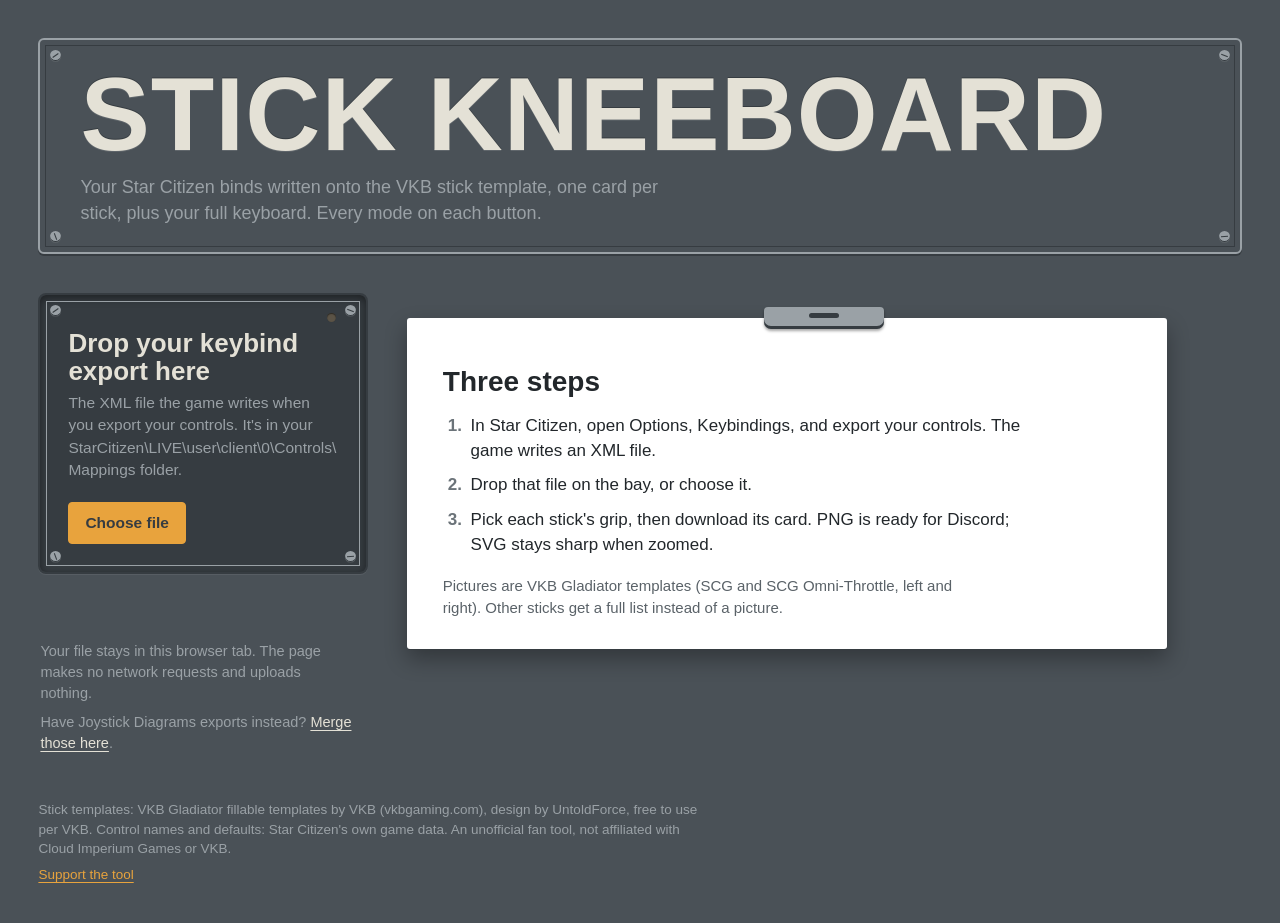
<file: site/index.html>
<!doctype html>
<html lang="en">
<head>
<meta charset="utf-8">
<meta name="viewport" content="width=device-width, initial-scale=1">
<meta http-equiv="Content-Security-Policy" content="default-src 'none'; script-src 'self'; style-src 'self'; img-src 'self' blob: data:; font-src 'self'; connect-src 'none'; media-src 'none'; object-src 'none'; frame-src 'none'; worker-src 'none'; manifest-src 'none'; base-uri 'none'; form-action 'none'">
<meta name="referrer" content="no-referrer">
<meta name="description" content="Drop your Star Citizen keybind export and get one card per stick: your binds written onto the VKB stick template, every mode on each button.">
<title>Stick kneeboard</title>
<link rel="stylesheet" href="css/kneeboard.css">
</head>
<body>
<header class="placard">
  <span class="screw" aria-hidden="true"></span><span class="screw" aria-hidden="true"></span>
  <span class="screw" aria-hidden="true"></span><span class="screw" aria-hidden="true"></span>
  <h1>Stick kneeboard</h1>
  <p>Your Star Citizen binds written onto the VKB stick template, one card per stick, plus your full keyboard. Every mode on each button.</p>
</header>

<main class="deck">
  <section class="bay-col" aria-label="Load your keybind export">
    <div class="bay" id="bay">
      <span class="screw" aria-hidden="true"></span><span class="screw" aria-hidden="true"></span>
      <span class="screw" aria-hidden="true"></span><span class="screw" aria-hidden="true"></span>
      <span class="lamp" aria-hidden="true"></span>
      <p class="bay-title">Drop your keybind export here</p>
      <p class="bay-help" id="bay-help">The XML file the game writes when you export your controls. It's in your StarCitizen\LIVE\user\client\0\Controls\Mappings folder.</p>
      <button type="button" class="btn btn-primary" id="choose" aria-describedby="bay-help">Choose file</button>
      <input type="file" id="file" accept=".xml,text/xml,application/xml" hidden>
    </div>

    <div class="status" id="status" role="status" aria-live="polite"></div>

    <fieldset class="setting" id="default-stick" hidden>
      <legend>Game defaults land on</legend>
      <div class="switch">
        <label><input type="radio" name="dstick" value="L"> Left stick</label>
        <label><input type="radio" name="dstick" value="R"> Right stick</label>
      </div>
      <p class="hint">The game puts its own default binds on the stick that was connected first (js1). Turned your right stick on first? Switch it here.</p>
    </fieldset>

    <p class="privacy">Your file stays in this browser tab. The page makes no network requests and uploads nothing.</p>
    <p class="aside">Have Joystick Diagrams exports instead? <a href="jd.html">Merge those here</a>.</p>
    <div class="board-actions">
      <button type="button" class="btn" id="print" hidden>Print cards</button>
      <button type="button" class="btn btn-quiet" id="clear" hidden>Clear the board</button>
    </div>
  </section>

  <section class="board" id="board" aria-label="Kneeboard cards">
    <article class="card card-empty" id="empty">
      <div class="clipped">
      <span class="clip" aria-hidden="true"></span>
      <div class="paper">
        <h2>Three steps</h2>
        <ol>
          <li>In Star Citizen, open Options, Keybindings, and export your controls. The game writes an XML file.</li>
          <li>Drop that file on the bay, or choose it.</li>
          <li>Pick each stick's grip, then download its card. PNG is ready for Discord; SVG stays sharp when zoomed.</li>
        </ol>
        <p class="note">Pictures are VKB Gladiator templates (SCG and SCG Omni-Throttle, left and right). Other sticks get a full list instead of a picture.</p>
      </div>
      </div>
    </article>
  </section>
</main>

<footer class="foot">
  <p>Stick templates: VKB Gladiator fillable templates by VKB (vkbgaming.com), design by UntoldForce, free to use per VKB. Control names and defaults: Star Citizen's own game data. An unofficial fan tool, not affiliated with Cloud Imperium Games or VKB.</p>
  <p class="tip"><a href="https://www.buymeacoffee.com/mbtech" target="_blank" rel="noopener noreferrer">Support the tool</a></p>
</footer>

<script src="data/sc-controls.js"></script>
<script src="data/vkb-templates.js"></script>
<script src="js/core.js"></script>
<script src="js/modes.js"></script>
<script src="js/resolve.js"></script>
<script src="js/vkb.js"></script>
<script src="js/keyboard.js"></script>
<script src="js/kbd.js"></script>
<script src="js/app.js"></script>
</body>
</html>
</file>
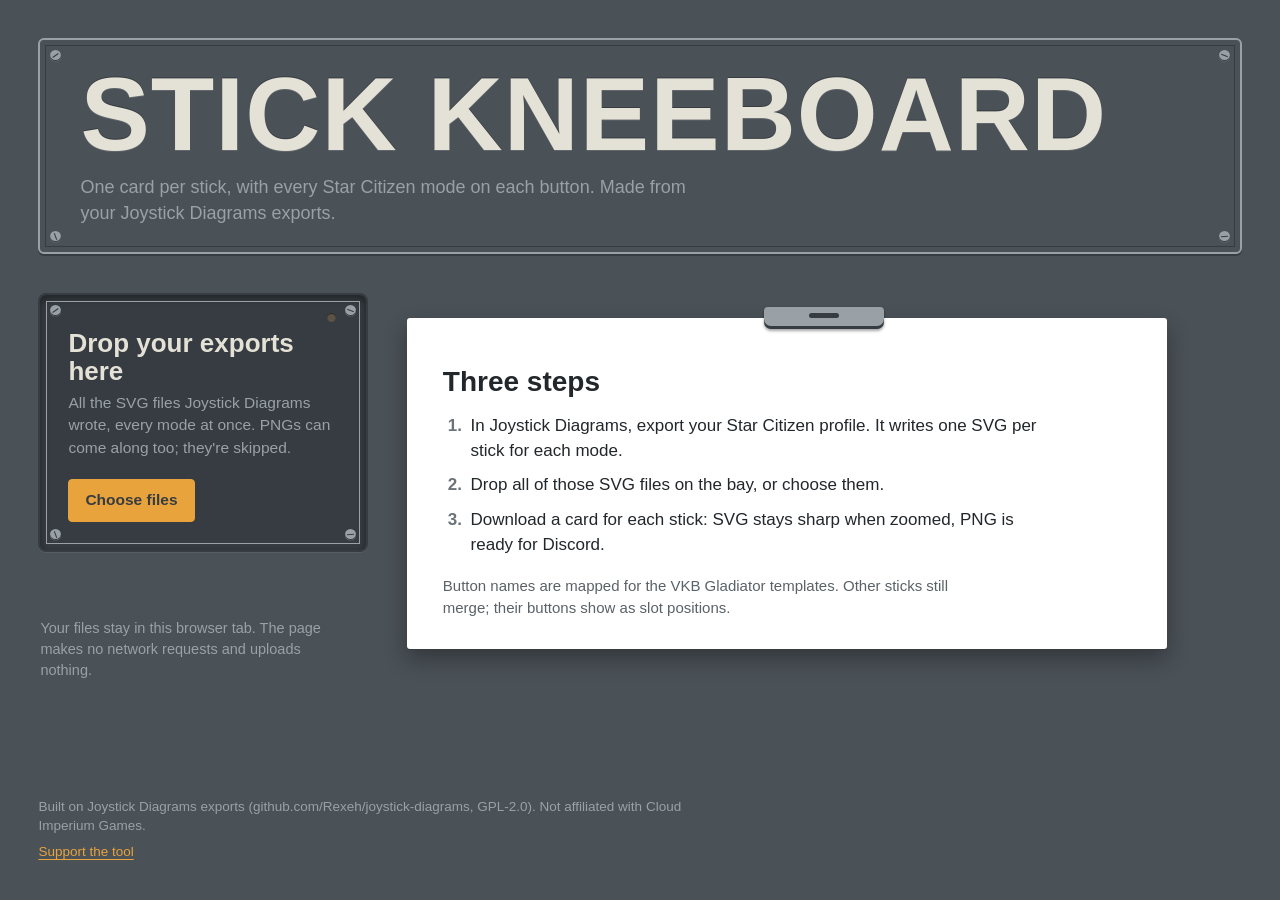
<file: site/jd.html>
<!doctype html>
<html lang="en">
<head>
<meta charset="utf-8">
<meta name="viewport" content="width=device-width, initial-scale=1">
<meta http-equiv="Content-Security-Policy" content="default-src 'none'; script-src 'self'; style-src 'self'; img-src 'self' blob: data:; font-src 'self'; connect-src 'none'; media-src 'none'; object-src 'none'; frame-src 'none'; worker-src 'none'; manifest-src 'none'; base-uri 'none'; form-action 'none'">
<meta name="referrer" content="no-referrer">
<meta name="description" content="Merge Joystick Diagrams exports into one card per stick, with every Star Citizen mode on each button.">
<title>Stick kneeboard: merge Joystick Diagrams exports</title>
<link rel="stylesheet" href="css/kneeboard.css">
</head>
<body>
<header class="placard">
  <span class="screw" aria-hidden="true"></span><span class="screw" aria-hidden="true"></span>
  <span class="screw" aria-hidden="true"></span><span class="screw" aria-hidden="true"></span>
  <h1>Stick kneeboard</h1>
  <p>One card per stick, with every Star Citizen mode on each button. Made from your Joystick Diagrams exports.</p>
</header>

<main class="deck">
  <section class="bay-col" aria-label="Load your exports">
    <div class="bay" id="bay">
      <span class="screw" aria-hidden="true"></span><span class="screw" aria-hidden="true"></span>
      <span class="screw" aria-hidden="true"></span><span class="screw" aria-hidden="true"></span>
      <span class="lamp" aria-hidden="true"></span>
      <p class="bay-title">Drop your exports here</p>
      <p class="bay-help" id="bay-help">All the SVG files Joystick Diagrams wrote, every mode at once. PNGs can come along too; they're skipped.</p>
      <button type="button" class="btn btn-primary" id="choose" aria-describedby="bay-help">Choose files</button>
      <input type="file" id="file" accept=".svg,image/svg+xml,.png" multiple hidden>
    </div>

    <div class="status" id="status" role="status" aria-live="polite"></div>
    <div class="manifest" id="manifest"></div>

    <p class="privacy">Your files stay in this browser tab. The page makes no network requests and uploads nothing.</p>
    <button type="button" class="btn btn-quiet" id="clear" hidden>Clear the board</button>
  </section>

  <section class="board" id="board" aria-label="Kneeboard cards">
    <article class="card card-empty" id="empty">
      <div class="clipped">
      <span class="clip" aria-hidden="true"></span>
      <div class="paper">
        <h2>Three steps</h2>
        <ol>
          <li>In Joystick Diagrams, export your Star Citizen profile. It writes one SVG per stick for each mode.</li>
          <li>Drop all of those SVG files on the bay, or choose them.</li>
          <li>Download a card for each stick: SVG stays sharp when zoomed, PNG is ready for Discord.</li>
        </ol>
        <p class="note">Button names are mapped for the VKB Gladiator templates. Other sticks still merge; their buttons show as slot positions.</p>
      </div>
      </div>
    </article>
  </section>
</main>

<footer class="foot">
  <p>Built on Joystick Diagrams exports (github.com/Rexeh/joystick-diagrams, GPL-2.0). Not affiliated with Cloud Imperium Games.</p>
  <p class="tip"><a href="https://www.buymeacoffee.com/mbtech" target="_blank" rel="noopener noreferrer">Support the tool</a></p>
</footer>

<script src="js/slotmap.js"></script>
<script src="js/core.js"></script>
<script src="js/jd-app.js"></script>
</body>
</html>
</file>
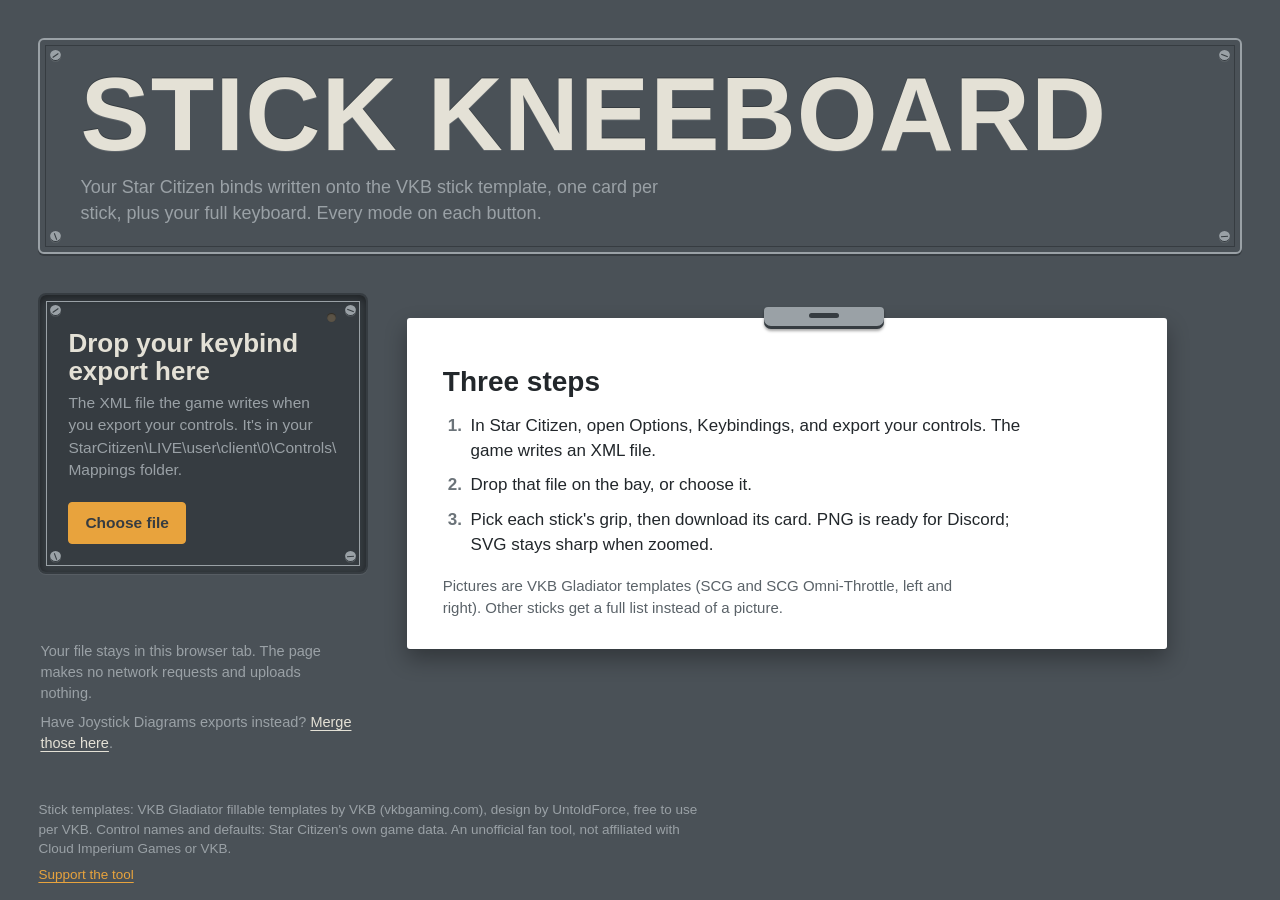
<file: site/tests/harness-b.html>
<!doctype html>
<!-- TEST ONLY, never publish. Serve the Keybinding Mapping folder over a local server
     (python -m http.server --bind 127.0.0.1 8765) and open /site/tests/harness.html.
     The harness (no CSP) fetches the exports from the same local server and gives them to the
     real page's file input; the page in the frame keeps its own CSP and does no fetching. -->
<html lang="en">
<head><meta charset="utf-8"><meta name="viewport" content="width=device-width, initial-scale=1"><title>kneeboard harness</title>
<style>html,body{margin:0;height:100%}iframe{border:0;width:100%;height:100%;display:block}</style>
</head>
<body>
<iframe id="page" src="../index.html" title="Stick kneeboard"></iframe>
<script>
window.harnessLoad = async function () {
  // Stage B: Sal's actionmaps export (a local test fixture copy) instead of the JD SVGs
  const names = ["example-export.xml"];
  const files = [new File([await (await fetch("fixtures/example-export.xml")).blob()], "layout_exported.xml", { type: "text/xml" })];
  const doc = document.getElementById("page").contentDocument;
  const input = doc.getElementById("file");
  const dt = new DataTransfer();
  files.forEach((f) => dt.items.add(f));
  input.files = dt.files;
  input.dispatchEvent(new Event("change", { bubbles: true }));
  return names.length;
};
// ?auto: load the exports as soon as the page is ready (for headless screenshots)
if (location.search.includes("auto")) {
  document.getElementById("page").addEventListener("load", () => window.harnessLoad());
}
</script>
</body>
</html>
</file>
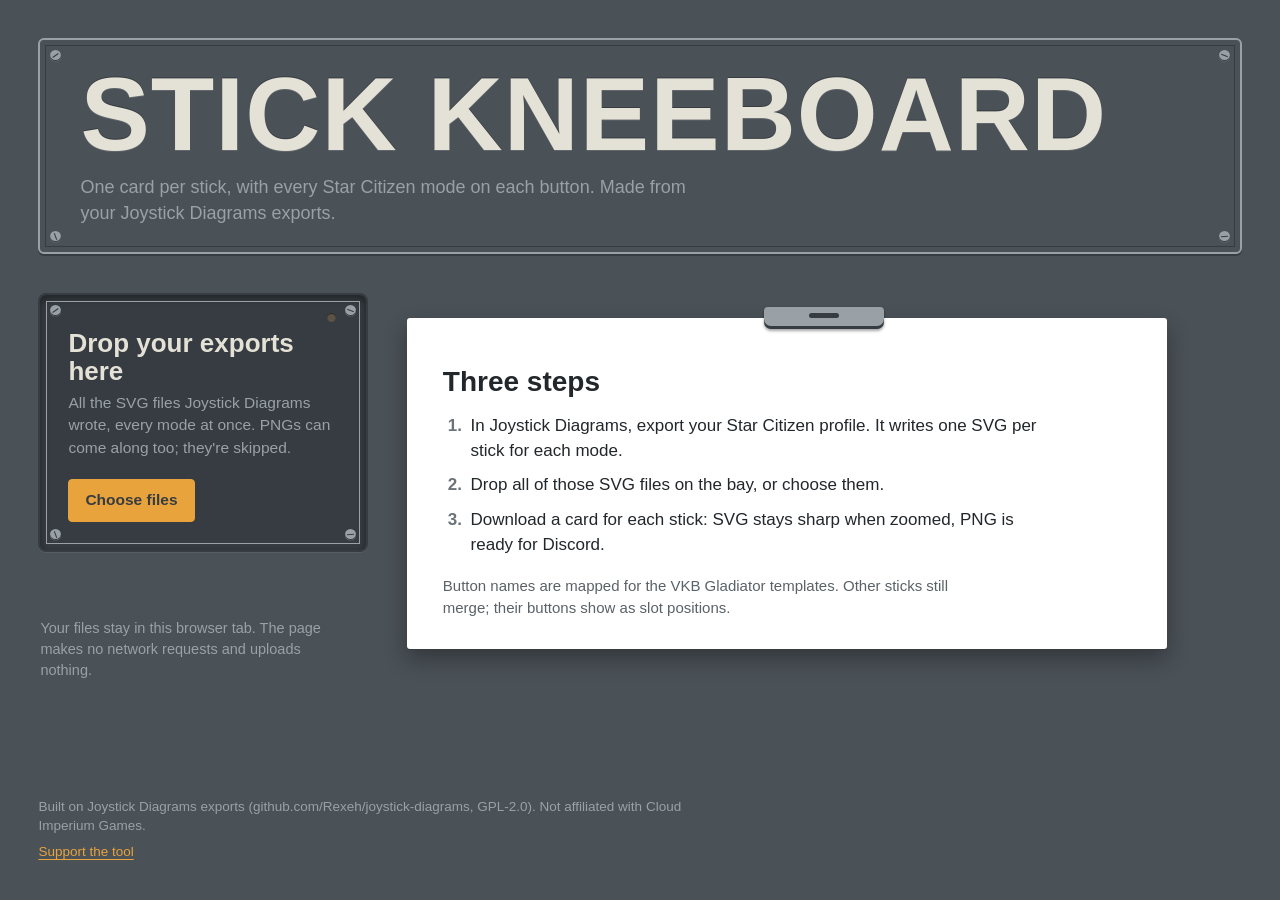
<file: site/tests/harness.html>
<!doctype html>
<!-- TEST ONLY, never publish. Serve the Keybinding Mapping folder over a local server
     (python -m http.server --bind 127.0.0.1 8765) and open /site/tests/harness.html.
     The harness (no CSP) fetches the exports from the same local server and gives them to the
     real page's file input; the page in the frame keeps its own CSP and does no fetching. -->
<html lang="en">
<head><meta charset="utf-8"><meta name="viewport" content="width=device-width, initial-scale=1"><title>kneeboard harness</title>
<style>html,body{margin:0;height:100%}iframe{border:0;width:100%;height:100%;display:block}</style>
</head>
<body>
<iframe id="page" src="../jd.html" title="Stick kneeboard"></iframe>
<script>
window.harnessLoad = async function () {
  const listing = await (await fetch("/")).text();
  const names = [...listing.matchAll(/href="([^"]+\.svg)"/gi)].map((m) => decodeURIComponent(m[1]));
  const files = await Promise.all(names.map(async (n) =>
    new File([await (await fetch("/" + encodeURIComponent(n))).blob()], n, { type: "image/svg+xml" })));
  const doc = document.getElementById("page").contentDocument;
  const input = doc.getElementById("file");
  const dt = new DataTransfer();
  files.forEach((f) => dt.items.add(f));
  input.files = dt.files;
  input.dispatchEvent(new Event("change", { bubbles: true }));
  return names.length;
};
// ?auto: load the exports as soon as the page is ready (for headless screenshots)
if (location.search.includes("auto")) {
  document.getElementById("page").addEventListener("load", () => window.harnessLoad());
}
</script>
</body>
</html>
</file>
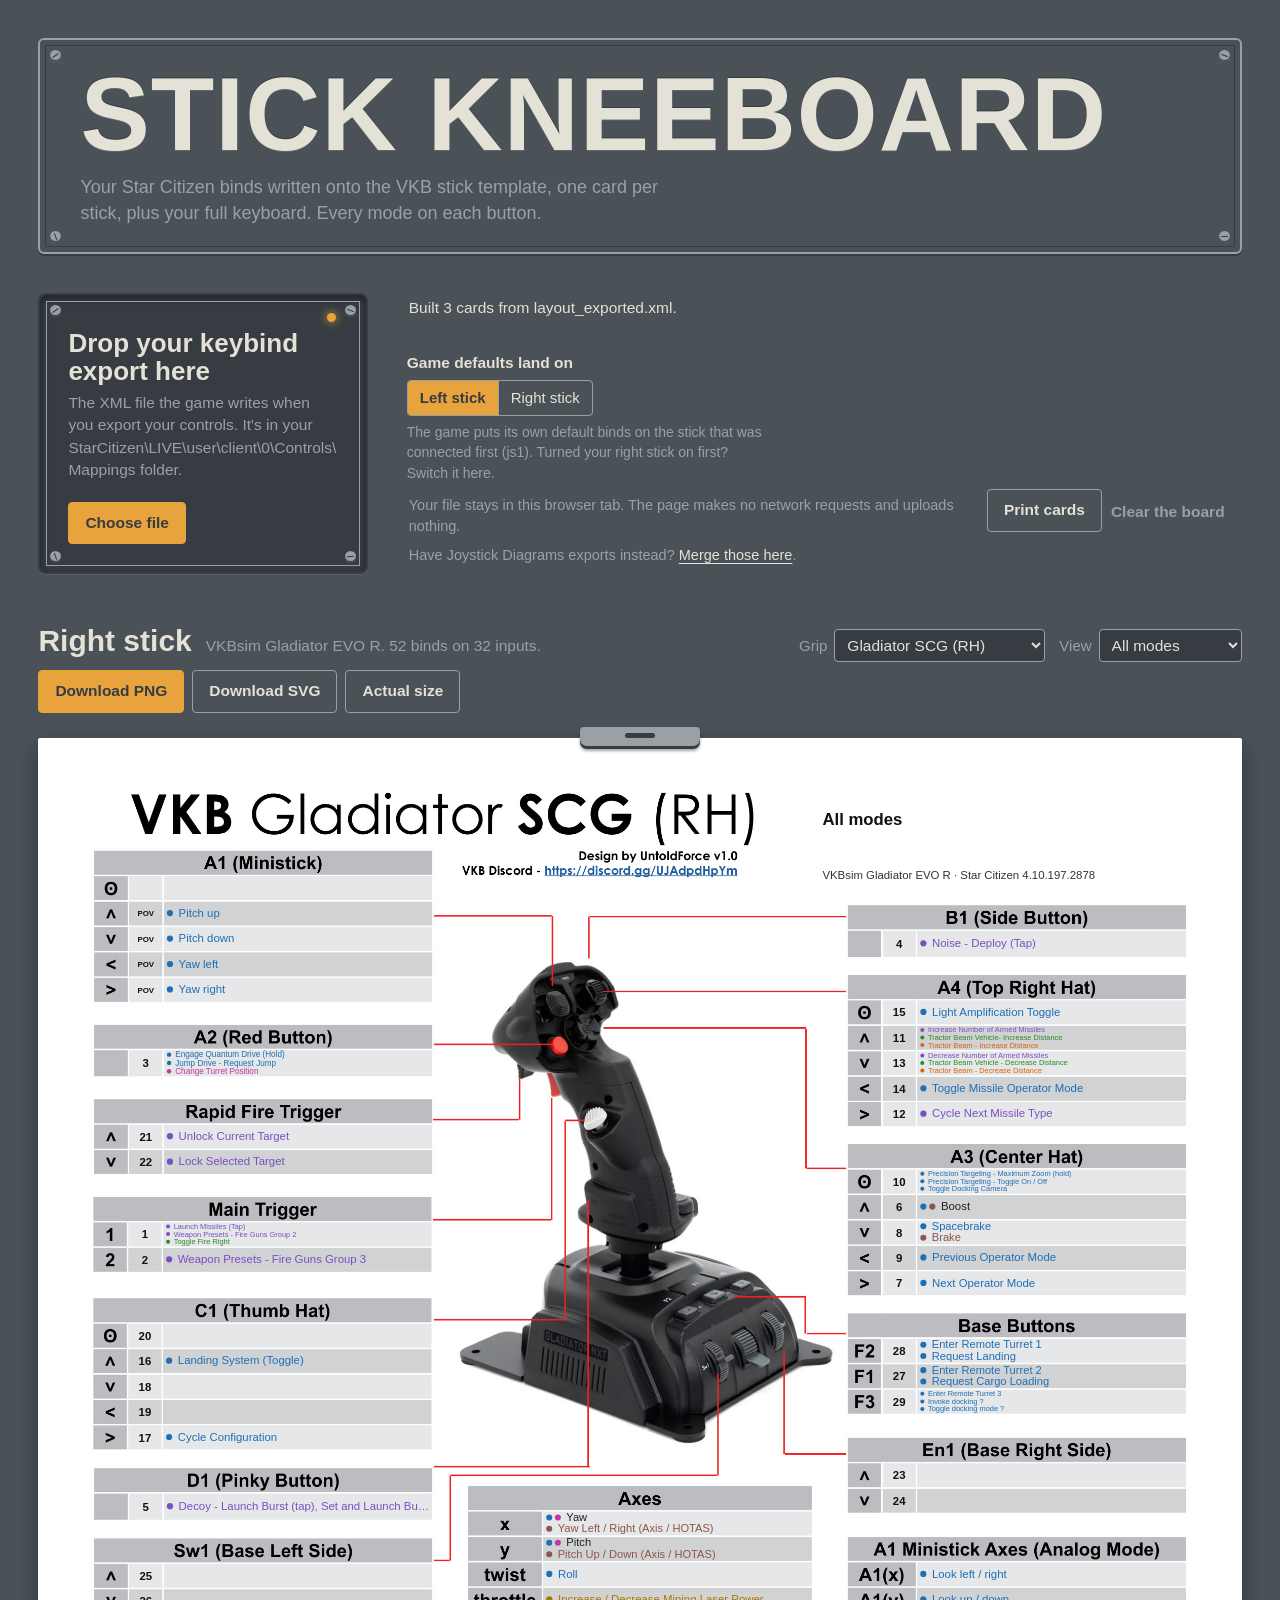
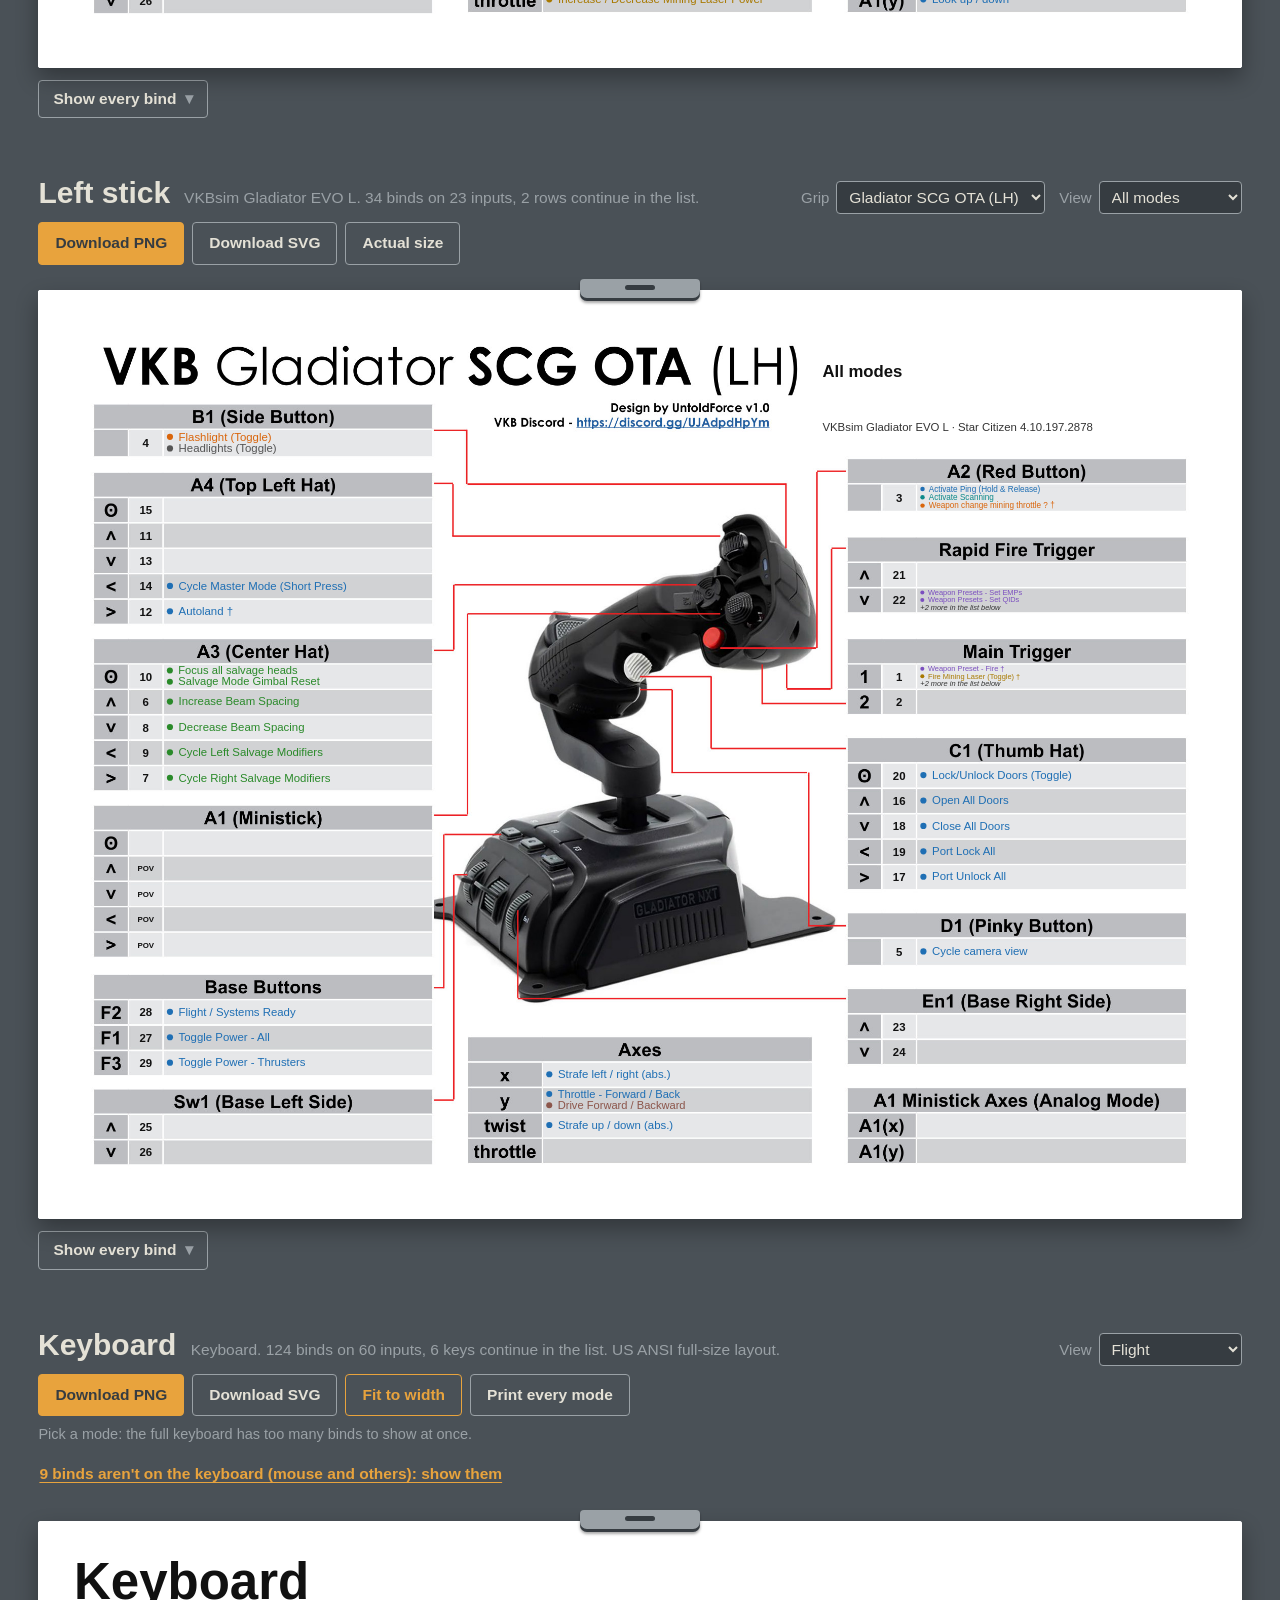
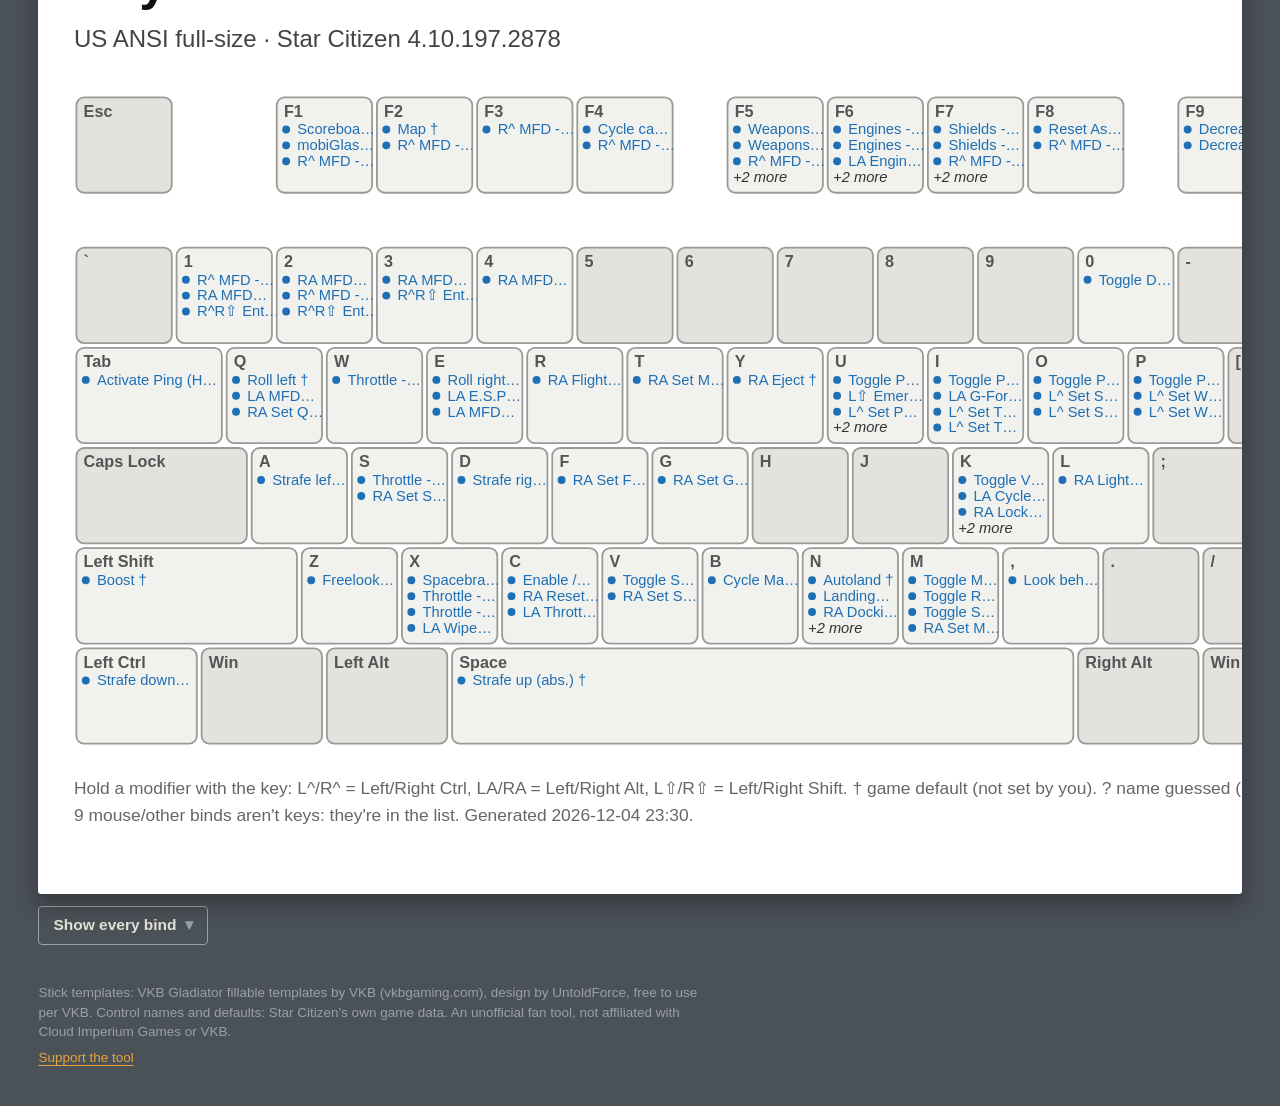
<file: site/tests/print.html>
<!doctype html>
<!-- TEST ONLY, never publish. Serve the Keybinding Mapping folder (python -m http.server --bind 127.0.0.1 8765)
     and print this page to PDF (headless Edge --print-to-pdf). It loads the REAL index.html markup (its CSP
     included), adds the fixture + a driver as local scripts, and loads Sal's export like a drop would. -->
<html><head><meta charset="utf-8"><title>print harness</title></head><body>
<script>
(async () => {
  let html = await (await fetch("../index.html")).text();
  html = html.replace("<head>", '<head><base href="../">')
             .replace("</body>", '<script src="tests/fixtures/example-export.js"><\/script><script src="tests/print-driver.js"><\/script></body>');
  document.open();
  document.write(html);
  document.close();
})();
</script>
</body></html>
</file>
<file: site/css/kneeboard.css>
/* Stick kneeboard: a matte cockpit side panel. White kneeboard cards clipped to it.
 * Tokens per the job note (2026-11-11). System fonts only: nothing is fetched. */
:root {
  --panel: #4a5157;        /* gull grey */
  --shadow: #363c41;       /* recesses, seams */
  --engrave: #e4e1d6;      /* engraved placard white */
  --edge: #9aa1a6;         /* screw heads, outlines, quiet text */
  --amber: #e8a33d;        /* annunciator: the one accent */
  --paper: #ffffff;
  --type: "Bahnschrift", "DIN Alternate", "D-DIN", "Roboto Condensed", "Arial Narrow", sans-serif;
  --gutter: clamp(16px, 3vw, 40px);
  color-scheme: dark;
}

* { box-sizing: border-box; }

html { background: var(--panel); }

body {
  margin: 0;
  background: var(--panel);
  color: var(--engrave);
  font-family: var(--type);
  font-weight: 350;
  font-size: 17px;
  line-height: 1.45;
  min-height: 100vh;
  display: flex;
  flex-direction: column;
}

/* ---------- screws: the only ornament, used on the placard and the bay */
.screw {
  position: absolute;
  width: 11px;
  height: 11px;
  border-radius: 50%;
  background: var(--edge);
  box-shadow: inset 0 -1px 0 var(--shadow), 0 1px 0 rgba(255, 255, 255, 0.08);
}
.screw::after {
  content: "";
  position: absolute;
  left: 2px;
  right: 2px;
  top: 5px;
  height: 1px;
  background: var(--shadow);
  transform: rotate(-35deg);
}
.screw:nth-of-type(1) { top: 10px; left: 10px; }
.screw:nth-of-type(2) { top: 10px; right: 10px; }
.screw:nth-of-type(3) { bottom: 10px; left: 10px; }
.screw:nth-of-type(4) { bottom: 10px; right: 10px; }
.screw:nth-of-type(2)::after { transform: rotate(20deg); }
.screw:nth-of-type(3)::after { transform: rotate(70deg); }
.screw:nth-of-type(4)::after { transform: rotate(-5deg); }

/* ---------- title placard: the one bold element */
.placard {
  position: relative;
  margin: var(--gutter) var(--gutter) 0;
  padding: 28px 40px 26px;
  border: 2px solid var(--edge);
  border-radius: 6px;
  box-shadow: inset 0 0 0 5px var(--panel), inset 0 0 0 6px var(--shadow), 0 2px 0 var(--shadow);
}
.placard h1 {
  margin: 0;
  font-stretch: 75%;
  font-variation-settings: "wdth" 75;
  font-family: "Bahnschrift Condensed", var(--type);
  font-weight: 700;
  font-size: clamp(44px, 8.5vw, 104px);
  line-height: 0.9;
  letter-spacing: 0.01em;
  text-transform: uppercase;
  color: var(--engrave);
  text-shadow: 0 -1px 0 var(--shadow), 0 1px 0 rgba(255, 255, 255, 0.12);
}
.placard p {
  margin: 12px 0 0;
  max-width: 62ch;
  color: var(--edge);
  font-size: 18px;
}

/* ---------- deck layout */
.deck {
  flex: 1;
  display: grid;
  grid-template-columns: minmax(260px, 330px) minmax(0, 1fr);
  gap: var(--gutter);
  padding: var(--gutter);
  align-items: start;
  align-content: start;   /* don't stretch rows to fill a tall window */
}

/* ---------- recessed drop bay */
.bay {
  position: relative;
  padding: 34px 28px 28px;
  background: var(--shadow);
  border: 2px solid var(--shadow);
  border-radius: 8px;
  box-shadow: inset 0 3px 8px rgba(0, 0, 0, 0.45), 0 1px 0 rgba(255, 255, 255, 0.07);
  outline: 1px solid var(--edge);
  outline-offset: -9px;
  cursor: pointer;
  transition: outline-color 120ms ease, border-color 120ms ease;
}
.bay .lamp {
  position: absolute;
  top: 18px;
  right: 30px;
  width: 9px;
  height: 9px;
  border-radius: 50%;
  background: #5b5346;
  box-shadow: inset 0 1px 1px rgba(0, 0, 0, 0.5);
}
.bay.is-over { outline-color: var(--amber); }
.bay.is-over .lamp,
.bay.is-loaded .lamp {
  background: var(--amber);
  box-shadow: 0 0 10px var(--amber);
}
.bay-title {
  margin: 0 0 6px;
  font-size: 26px;
  font-weight: 600;
  font-stretch: 85%;
  font-variation-settings: "wdth" 85;
  line-height: 1.1;
}
.bay-help {
  overflow-wrap: anywhere;      /* the long folder path has no spaces to break at */
  margin: 0 0 20px;
  color: var(--edge);
  font-size: 15.5px;
}

/* ---------- buttons */
.btn {
  font: inherit;
  font-size: 15.5px;
  font-weight: 600;
  padding: 9px 16px;
  border-radius: 4px;
  border: 1.5px solid var(--edge);
  background: transparent;
  color: var(--engrave);
  cursor: pointer;
}
.btn:hover { border-color: var(--engrave); }
.btn-primary {
  background: var(--amber);
  border-color: var(--amber);
  color: var(--shadow);
}
.btn-primary:hover { background: #f0b456; border-color: #f0b456; }
.btn-quiet { border-color: transparent; color: var(--edge); padding-left: 0; }
.btn-quiet:hover { color: var(--engrave); border-color: transparent; }
.btn[aria-pressed="true"] { border-color: var(--amber); color: var(--amber); }
:focus-visible { outline: 2px solid var(--amber); outline-offset: 2px; }
.bay:focus-within { outline-color: var(--amber); }

/* ---------- status + manifest */
.status { margin: 18px 2px 0; min-height: 1.45em; font-size: 15.5px; }
.status.is-error { color: var(--amber); }
.status ul { margin: 6px 0 0; padding-left: 18px; color: var(--edge); }

.manifest { margin-top: 6px; }
.manifest h3 {
  margin: 18px 0 6px;
  font-size: 17px;
  font-weight: 600;
  border-bottom: 1px solid var(--shadow);
  padding-bottom: 4px;
}
.manifest ul { list-style: none; margin: 0; padding: 0; }
.manifest li {
  display: flex;
  align-items: center;
  gap: 9px;
  padding: 2px 0;
  font-size: 15.5px;
}
.manifest li.is-empty { color: var(--edge); }
.swatch {
  flex: none;
  width: 11px;
  height: 11px;
  border-radius: 2px;
  outline: 1px solid rgba(255, 255, 255, 0.35);
}
.privacy {
  margin: 26px 2px 8px;
  color: var(--edge);
  font-size: 14.5px;
  max-width: 36ch;
}

/* ---------- kneeboard cards */
.board { display: grid; gap: 46px; min-width: 0; }

.card { position: relative; padding-top: 14px; min-width: 0; }
.card-bar {
  display: flex;
  flex-wrap: wrap;
  align-items: baseline;
  gap: 8px 14px;
  margin-bottom: 14px;
}
.card-bar h2 {
  margin: 0;
  font-size: 30px;
  font-weight: 650;
  font-stretch: 85%;
  font-variation-settings: "wdth" 85;
  line-height: 1;
}
.card-bar .sub { color: var(--edge); font-size: 15.5px; flex: 1 1 auto; }
.card-bar .actions { display: flex; flex-wrap: wrap; gap: 8px; }

.paper {
  position: relative;
  background: var(--paper);
  color: #22272b;
  border-radius: 3px;
  box-shadow: 0 1px 0 var(--shadow), 0 10px 22px rgba(0, 0, 0, 0.32);
  overflow: hidden;
}
.card .clip {
  position: absolute;
  z-index: 2;
  left: 50%;
  width: 120px;
  height: 22px;
  margin-left: -60px;
  border-radius: 4px 4px 7px 7px;
  background: var(--edge);
  box-shadow: inset 0 -3px 0 var(--shadow), 0 2px 3px rgba(0, 0, 0, 0.35);
}
.card .clip::after {
  content: "";
  position: absolute;
  left: 50%;
  top: 6px;
  width: 30px;
  height: 5px;
  margin-left: -15px;
  border-radius: 3px;
  background: var(--shadow);
}
.clipped { position: relative; padding-top: 11px; }
.clipped .clip { top: 0; }
.sheet { overflow: auto; }
.sheet img { display: block; width: 100%; height: auto; }
.sheet.is-actual img { width: auto; max-width: none; }

.card-empty .paper { padding: 44px 36px 30px; max-width: 760px; }
.card-empty h2 { margin: 0 0 12px; font-size: 28px; font-weight: 650; font-stretch: 85%; font-variation-settings: "wdth" 85; }
.card-empty ol { margin: 0; padding-left: 1.4em; max-width: 64ch; }
.card-empty li { margin: 0 0 10px; padding-left: 4px; }
.card-empty li::marker { font-weight: 700; color: #6b7379; }
.card-empty .note { margin: 18px 0 0; font-size: 15px; color: #5a6268; max-width: 64ch; }

.card-built { animation: clip-on 380ms cubic-bezier(.2, .8, .2, 1) both; }
@keyframes clip-on {
  from { transform: translateY(-14px); opacity: 0; }
  to { transform: none; opacity: 1; }
}

.foot { padding: 0 var(--gutter) var(--gutter); color: var(--edge); font-size: 13.5px; }
.foot p { margin: 0; max-width: 90ch; }
.foot .tip { margin-top: 6px; }
.foot .tip a { color: var(--amber); text-underline-offset: 3px; }
.foot .tip a:hover { color: var(--engrave); }

/* ---------- Stage B: per-card pickers, default-stick switch, aside link */
.card-bar .controls { display: flex; flex-wrap: wrap; gap: 8px 14px; }
.pick { display: inline-flex; align-items: baseline; gap: 7px; font-size: 15px; color: var(--edge); }
.pick select {
  font: inherit;
  font-size: 15.5px;
  color: var(--engrave);
  background: var(--shadow);
  border: 1.5px solid var(--edge);
  border-radius: 4px;
  padding: 6px 8px;
}
.setting { margin: 18px 0 0; padding: 0; border: 0; }
.setting legend { font-size: 15.5px; font-weight: 600; padding: 0; margin-bottom: 6px; }
.switch { display: inline-flex; border: 1.5px solid var(--edge); border-radius: 4px; overflow: hidden; }
.switch label { padding: 6px 12px; font-size: 15px; cursor: pointer; }
.switch label + label { border-left: 1.5px solid var(--edge); }
.switch input { position: absolute; opacity: 0; width: 1px; height: 1px; }
.switch label:has(input:checked) { background: var(--amber); color: var(--shadow); font-weight: 600; }
.switch label:has(input:focus-visible) { outline: 2px solid var(--amber); outline-offset: -4px; }
.hint { margin: 6px 0 0; color: var(--edge); font-size: 14px; max-width: 46ch; }
.aside { margin: 0 2px 8px; color: var(--edge); font-size: 14.5px; }
.aside a { color: var(--engrave); text-underline-offset: 3px; }
.aside a:hover { color: var(--amber); }
.sheet { cursor: zoom-in; }
.sheet.is-actual { cursor: zoom-out; }

/* once cards exist, the bay folds into a strip so the cards get the full width */
.deck.is-loaded { grid-template-columns: minmax(0, 1fr); }
.deck.is-loaded .bay-col {
  display: grid;
  grid-template-columns: minmax(260px, 330px) minmax(0, 1fr);
  grid-template-areas: "bay status" "bay manifest" "bay setting" "bay privacy" "bay aside";
  column-gap: var(--gutter);
  align-items: start;
}
.deck.is-loaded .bay { grid-area: bay; }
.deck.is-loaded .status { grid-area: status; margin-top: 4px; }
.deck.is-loaded .manifest {
  grid-area: manifest;
  display: flex;
  flex-wrap: wrap;
  gap: 0 var(--gutter);
}
.deck.is-loaded .manifest > div { min-width: 220px; }
.deck.is-loaded .manifest h3 { margin-top: 8px; }
.deck.is-loaded .privacy { grid-area: privacy; margin-top: 12px; max-width: 70ch; }
.deck.is-loaded .setting { grid-area: setting; margin-top: 6px; }
.deck.is-loaded .aside { grid-area: aside; }
.deck.is-loaded #clear,
.deck.is-loaded .board-actions { grid-area: privacy; justify-self: end; align-self: start; margin-top: 4px; }
.board-actions { display: flex; flex-wrap: wrap; gap: 8px; align-items: center; }

@media (max-width: 900px) {
  .deck.is-loaded .bay-col { display: block; }
  .deck.is-loaded #clear { margin-top: 0; }
  .deck { grid-template-columns: 1fr; }
  .placard { padding: 26px 26px 22px; }
  .privacy { max-width: none; }
}
/* ---------- "Every bind, in full": collapsed under each card by default (Sal, UAT 1: the picture is the product) */
.shot { position: relative; }
.sheet.is-actual .shot { display: inline-block; }
.hotspots { position: absolute; inset: 0; pointer-events: none; }
.hotspot {
  position: absolute;
  pointer-events: auto;
  background: transparent;
  border: 0;
  border-radius: 2px;
  cursor: pointer;
  padding: 0;
}
.hotspot:hover { background: rgba(232, 163, 61, 0.18); outline: 1.5px solid var(--amber); }
.hotspot:focus-visible { outline: 2px solid var(--amber); outline-offset: 1px; background: rgba(232, 163, 61, 0.18); }
.off-note { padding-left: 0; color: var(--amber); text-decoration: underline; text-underline-offset: 3px; }

details.binds { margin-top: 12px; }
details.binds > summary {
  display: inline-flex;
  align-items: center;
  gap: 8px;
  cursor: pointer;
  font-weight: 600;
  font-size: 15.5px;
  color: var(--engrave);
  border: 1.5px solid var(--edge);
  border-radius: 4px;
  padding: 7px 14px;
  list-style: none;
}
details.binds > summary::-webkit-details-marker { display: none; }
details.binds > summary::after { content: "▾"; color: var(--edge); }
details.binds[open] > summary::after { content: "▴"; }
details.binds > summary:hover { border-color: var(--engrave); }
.bind-list {
  margin-top: 10px;
  background: var(--paper);
  color: #111111;
  border-radius: 3px;
  padding: 18px 22px 14px;
  font-family: "Segoe UI", Arial, Helvetica, sans-serif;
  font-size: 13.5px;
  line-height: 1.4;
}
.bind-list h3 { font-size: 19px; margin: 0 0 2px; }
.pl-dev { margin: 0 0 8px; color: #444444; }
.pl-legend { display: flex; flex-wrap: wrap; gap: 4px 16px; margin: 0 0 12px; font-weight: 700; }
.pl-mode { display: inline-flex; align-items: center; }
.pl-dot { display: inline-block; width: 9px; height: 9px; border-radius: 2px; margin-right: 6px; vertical-align: -1px; }
.pl-cols { columns: 3 240px; column-gap: 28px; }
.pl-block { break-inside: avoid; margin: 0 0 10px; padding: 2px 4px; border-radius: 3px; }
.pl-block h4 { margin: 0 0 2px; font-size: 14px; }
.pl-block h4:focus { outline: none; }
.pl-block ul { list-style: none; margin: 0; padding: 0; }
.pl-tag { font-size: 12px; }
.pl-block.is-target { animation: found 1.6s ease-out 1; }
@keyframes found { from { background: rgba(232, 163, 61, 0.45); } to { background: transparent; } }
.pl-foot { margin-top: 12px; border-top: 1px solid #cccccc; padding-top: 6px; color: #555555; font-size: 12px; }
.pl-foot p { margin: 0 0 3px; }

.view-hint { flex-basis: 100%; margin: 0; color: var(--edge); font-size: 14.5px; }
.kb-print-set { display: none; }

/* ---------- print: one stick card per sheet; its list follows only when the list is open (Sal, UAT 1) */
@media print {
  @page { size: letter landscape; margin: 9mm; }
  * { -webkit-print-color-adjust: exact; print-color-adjust: exact; }
  html, body { background: #ffffff !important; color: #000000; min-height: 0; display: block; }
  .placard, .bay-col, .foot, .card-bar, .clip, #empty, .status, details.binds > summary, .hotspots { display: none !important; }
  .deck, .deck.is-loaded { display: block; padding: 0; }
  .board { display: block; }
  .card, .card-built { padding: 0; animation: none; }
  .card-built + .card-built { break-before: page; page-break-before: always; }
  .clipped { padding: 0; }
  .paper { box-shadow: none; border-radius: 0; height: 196mm; display: flex; align-items: center; justify-content: center; }
  .sheet, .sheet.is-actual { overflow: visible; }
  .shot, .sheet.is-actual .shot { display: block; }
  .sheet img, .sheet.is-actual img { max-width: 100%; max-height: 196mm; width: auto; height: auto; }
  details.binds { margin: 0; }
  details.binds[open] { break-before: page; page-break-before: always; }
  .bind-list { padding: 0; font-size: 8.4pt; line-height: 1.3; }
  .bind-list h3 { font-size: 13pt; margin: 0 0 1mm; }
  .pl-dev { margin: 0 0 2mm; }
  .pl-legend { gap: 1mm 5mm; margin: 0 0 3mm; }
  .pl-dot { width: 2.4mm; height: 2.4mm; border-radius: 0.5mm; margin-right: 1.5mm; vertical-align: -0.2mm; }
  .pl-cols { columns: 3; column-gap: 7mm; }
  .pl-block { margin: 0 0 2.5mm; padding: 0; animation: none; background: none; }
  .pl-block h4 { margin: 0 0 0.6mm; font-size: 8.8pt; }
  .pl-tag { font-size: 7.4pt; }
  .pl-foot { margin-top: 3mm; border-top: 0.3mm solid #bbbbbb; padding-top: 1.5mm; font-size: 7pt; }
  .pl-foot p { margin: 0 0 0.6mm; }

  /* "Print every mode" (keyboard): only the cheat-sheet set prints, one keyboard page per mode */
  body.print-kb-modes > *:not(.kb-print-set) { display: none !important; }
  body.print-kb-modes .kb-print-set { display: block; }
  .kb-print-page { height: 196mm; display: flex; align-items: center; justify-content: center; }
  .kb-print-page + .kb-print-page { break-before: page; page-break-before: always; }
  .kb-print-page img { max-width: 100%; max-height: 196mm; width: auto; height: auto; }
}


@media (prefers-reduced-motion: reduce) {
  .card-built { animation: none; }
  .bay { transition: none; }
}
</file>
